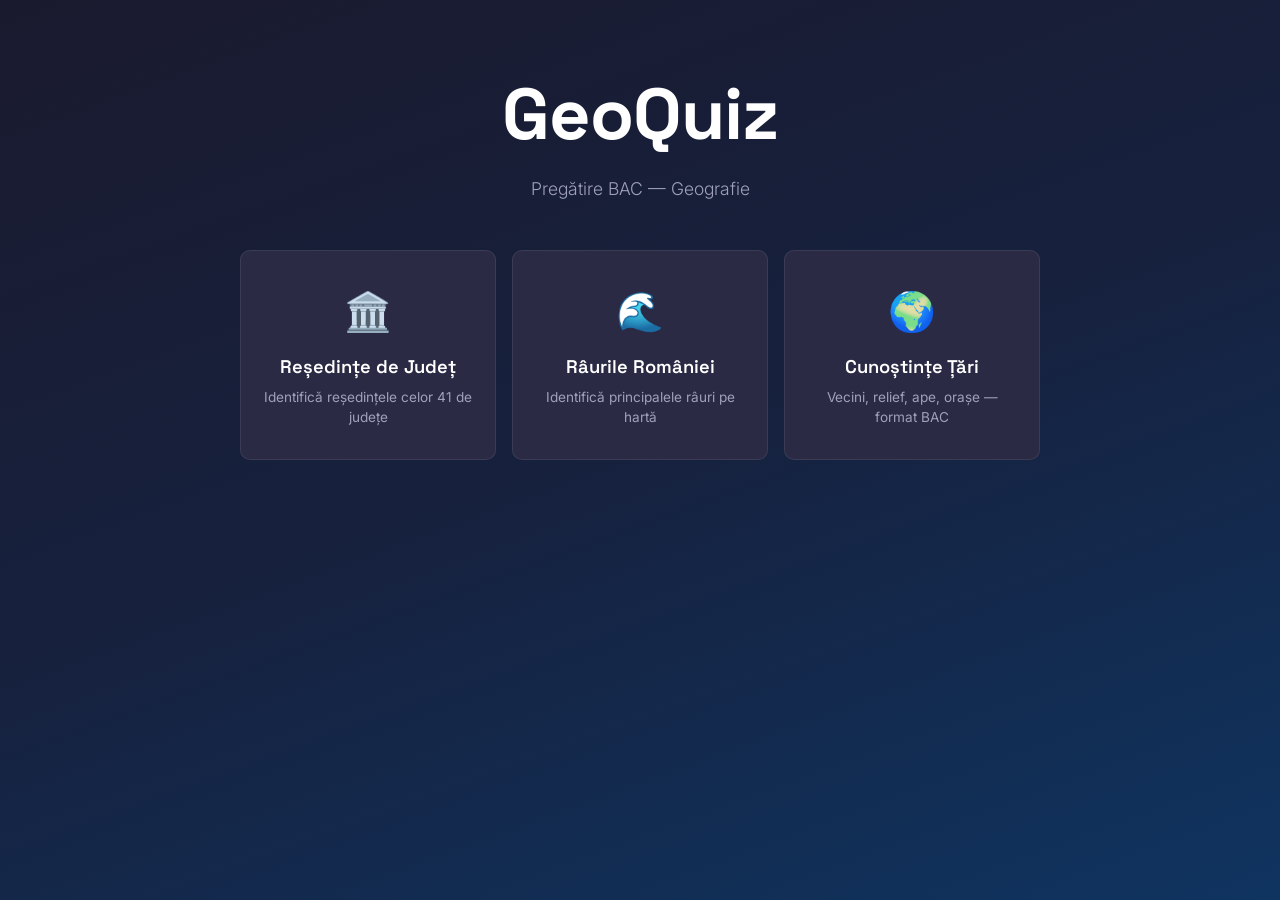
<file: index.html>
<!DOCTYPE html>
<html lang="ro">
<head>
    <meta charset="UTF-8">
    <meta name="viewport" content="width=device-width, initial-scale=1.0, maximum-scale=1.0, user-scalable=no">
    <title>GeoQuiz România — Pregătire BAC</title>
    <link rel="stylesheet" href="css/style.css">
    <link rel="preconnect" href="https://fonts.googleapis.com">
    <link href="https://fonts.googleapis.com/css2?family=Inter:wght@300;400;500;600;700&family=Space+Grotesk:wght@400;500;600;700&display=swap" rel="stylesheet">
</head>
<body>
    <div id="app">
        <!-- Main Menu -->
        <div id="menu-screen" class="screen active">
            <div class="menu-container">
                <div class="menu-header">
                    <h1>GeoQuiz</h1>
                    <p class="subtitle">Pregătire BAC — Geografie</p>
                </div>
                <div class="quiz-categories">
                    <div class="category-card" data-quiz="resedinte">
                        <span class="card-icon">🏛️</span>
                        <h3>Reședințe de Județ</h3>
                        <p>Identifică reședințele celor 41 de județe</p>
                    </div>
                    <div class="category-card" data-quiz="rauri">
                        <span class="card-icon">🌊</span>
                        <h3>Râurile României</h3>
                        <p>Identifică principalele râuri pe hartă</p>
                    </div>
                    <div class="category-card" data-quiz="tari-knowledge">
                        <span class="card-icon">🌍</span>
                        <h3>Cunoștințe Țări</h3>
                        <p>Vecini, relief, ape, orașe — format BAC</p>
                    </div>
                </div>
            </div>
        </div>

        <!-- Quiz Screen -->
        <div id="quiz-screen" class="screen">
            <div class="quiz-header">
                <button id="back-btn" class="btn-back">← Înapoi</button>
                <span id="quiz-title" class="quiz-info"></span>
                <div class="quiz-stats">
                    <span id="score-display">Scor: 0/0</span>
                    <span id="timer-display">⏱ 00:00</span>
                </div>
            </div>
            <div class="quiz-body">
                <div class="question-panel">
                    <p id="question-text">Încarcă...</p>
                    <div id="remaining-count" class="remaining">Rămase: 0</div>
                    <div id="feedback-msg" class="feedback"></div>
                </div>
                <div class="map-container" id="map-container"></div>
            </div>
            <div class="quiz-progress-bar">
                <div id="progress-fill" class="progress-fill"></div>
            </div>
        </div>

        <!-- Results Screen -->
        <div id="results-screen" class="screen">
            <div class="results-container">
                <h2>Felicitări!</h2>
                <div class="results-stats">
                    <div class="stat-item">
                        <span class="stat-label">Scor final</span>
                        <span id="final-score" class="stat-value">0/0</span>
                    </div>
                    <div class="stat-item">
                        <span class="stat-label">Acuratețe</span>
                        <span id="accuracy" class="stat-value">0%</span>
                    </div>
                    <div class="stat-item">
                        <span class="stat-label">Timp</span>
                        <span id="final-time" class="stat-value">00:00</span>
                    </div>
                </div>
                <div id="results-rank" class="results-rank"></div>
                <div class="results-actions">
                    <button id="retry-btn" class="btn-primary">Încearcă din nou</button>
                    <button id="menu-btn" class="btn-secondary">Meniu principal</button>
                </div>
            </div>
        </div>

        <!-- Country Knowledge Screen -->
        <div id="knowledge-screen" class="screen">
            <div class="knowledge-header">
                <button id="knowledge-back-btn" class="btn-back">← Înapoi</button>
                <h2 id="knowledge-title">Cunoștințe Țări</h2>
                <div class="knowledge-header-right">
                    <button id="knowledge-settings-btn" class="btn-icon" title="Schimbă categorii" style="display:none;">⚙️</button>
                    <button id="knowledge-next-btn" class="btn-next" style="display:none;">Următoarea →</button>
                </div>
            </div>

            <div class="knowledge-content">
                <!-- Filter selection -->
                <div class="knowledge-filters" id="knowledge-filters">
                    <div class="filter-card">
                        <div class="filter-card-header">
                            <span class="filter-emoji">📚</span>
                            <h3>Alege categoriile</h3>
                        </div>
                        <label class="filter-option">
                            <input type="checkbox" id="filter-vecini" checked>
                            <div class="filter-text">
                                <span>Vecinii României</span>
                                <small>Moldova, Ucraina, Ungaria, Serbia, Bulgaria</small>
                            </div>
                        </label>
                        <label class="filter-option">
                            <input type="checkbox" id="filter-importante" checked>
                            <div class="filter-text">
                                <span>Țări importante</span>
                                <small>Franța, Germania, Italia, Spania, Rusia, etc.</small>
                            </div>
                        </label>
                        <button id="start-knowledge-btn" class="btn-primary btn-large">Începe</button>
                    </div>
                </div>

                <!-- Quiz area -->
                <div class="knowledge-quiz" id="knowledge-quiz" style="display:none;">
                    <!-- Country name banner -->
                    <div class="country-banner">
                        <span class="country-flag">🌍</span>
                        <h3 id="country-name-display"></h3>
                    </div>

                    <!-- Form card -->
                    <div class="knowledge-form-card" id="knowledge-form">
                        <div class="form-section">
                            <div class="form-section-header">
                                <span class="section-number">1</span>
                                <label>Trei state vecine</label>
                            </div>
                            <div class="form-inputs">
                                <input type="text" id="input-vecin1" placeholder="Stat vecin" autocomplete="off">
                                <input type="text" id="input-vecin2" placeholder="Stat vecin" autocomplete="off">
                                <input type="text" id="input-vecin3" placeholder="Stat vecin" autocomplete="off">
                            </div>
                            <div class="correct-inline" id="correct-vecini"></div>
                        </div>
                        
                        <div class="form-section">
                            <div class="form-section-header">
                                <span class="section-number">2</span>
                                <label>Două unități de relief</label>
                            </div>
                            <div class="form-inputs">
                                <input type="text" id="input-relief1" placeholder="Unitate de relief" autocomplete="off">
                                <input type="text" id="input-relief2" placeholder="Unitate de relief" autocomplete="off">
                            </div>
                            <div class="correct-inline" id="correct-relief"></div>
                        </div>
                        
                        <div class="form-section">
                            <div class="form-section-header">
                                <span class="section-number">3</span>
                                <label>Două ape curgătoare</label>
                            </div>
                            <div class="form-inputs">
                                <input type="text" id="input-apa1" placeholder="Apă curgătoare" autocomplete="off">
                                <input type="text" id="input-apa2" placeholder="Apă curgătoare" autocomplete="off">
                            </div>
                            <div class="correct-inline" id="correct-ape"></div>
                        </div>
                        
                        <div class="form-section">
                            <div class="form-section-header">
                                <span class="section-number">4</span>
                                <label>Trei orașe</label>
                            </div>
                            <div class="form-inputs">
                                <input type="text" id="input-oras1" placeholder="Oraș" autocomplete="off">
                                <input type="text" id="input-oras2" placeholder="Oraș" autocomplete="off">
                                <input type="text" id="input-oras3" placeholder="Oraș" autocomplete="off">
                            </div>
                            <div class="correct-inline" id="correct-orase"></div>
                        </div>
                        
                        <button id="verify-btn" class="btn-primary btn-large btn-verify">Verifică</button>
                    </div>
                </div>
            </div>
        </div>
    </div>

    <script src="js/data/romania-counties.js"></script>
    <script src="js/data/romania-rivers.js"></script>
    <script src="js/data/countries-knowledge.js"></script>
    <script src="js/data/quiz-data.js"></script>
    <script src="js/engine.js"></script>
    <script src="js/app.js"></script>
</body>
</html>
</file>
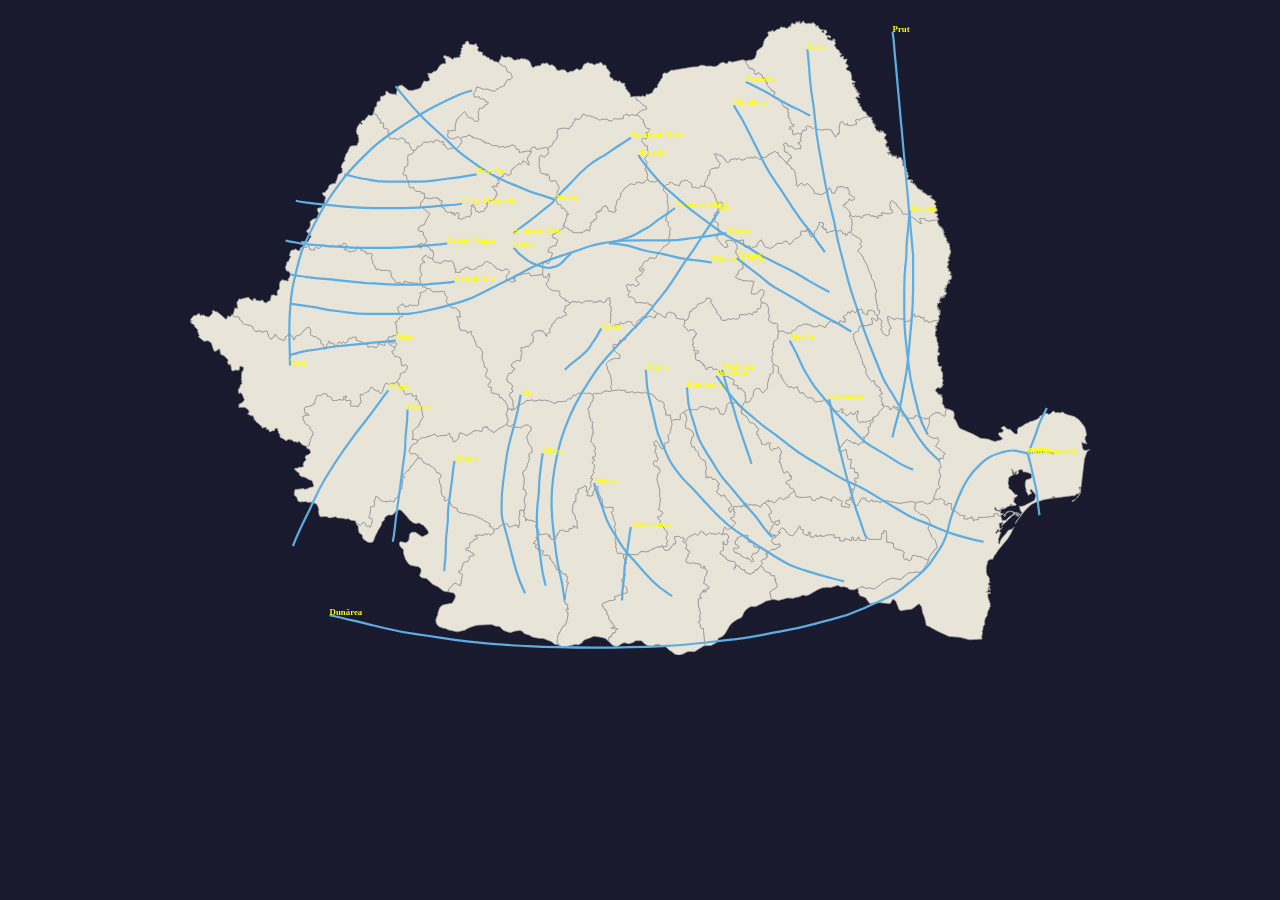
<file: debug-rivers.html>
<!DOCTYPE html>
<html>
<head>
<title>Debug Rivers</title>
<style>
body { background: #1a1a2e; margin: 0; padding: 20px; }
#map { width: 100%; max-width: 900px; margin: 0 auto; position: relative; }
#map svg { width: 100%; }
.river-label { 
    font-size: 6px; 
    fill: #ff0; 
    font-weight: bold;
    pointer-events: none;
}
</style>
</head>
<body>
<div id="map"></div>
<script src="js/data/romania-rivers.js"></script>
<script>
async function init() {
    const response = await fetch('assets/romania-real.svg');
    const svgText = await response.text();
    const parser = new DOMParser();
    const doc = parser.parseFromString(svgText, 'image/svg+xml');
    const svg = doc.querySelector('svg');
    
    const w = svg.getAttribute('width');
    const h = svg.getAttribute('height');
    svg.setAttribute('viewBox', `0 0 ${w} ${h}`);
    svg.style.width = '100%';
    svg.removeAttribute('width');
    svg.removeAttribute('height');
    
    // Grey out counties
    svg.querySelectorAll('path[id^="RO-"]').forEach(p => {
        p.setAttribute('fill', '#e8e4d8');
        p.setAttribute('stroke', '#999');
        p.setAttribute('stroke-width', '0.5');
    });
    
    // Add rivers with labels
    RIVERS_DATA.forEach(river => {
        const path = doc.createElementNS('http://www.w3.org/2000/svg', 'path');
        path.setAttribute('d', river.path);
        path.setAttribute('fill', 'none');
        path.setAttribute('stroke', '#5dade2');
        path.setAttribute('stroke-width', '1.5');
        path.setAttribute('id', 'river-' + river.id);
        svg.appendChild(path);
        
        // Add label at start of path
        const match = river.path.match(/M([\d.]+),([\d.]+)/);
        if (match) {
            const text = doc.createElementNS('http://www.w3.org/2000/svg', 'text');
            text.setAttribute('x', match[1]);
            text.setAttribute('y', match[2]);
            text.setAttribute('class', 'river-label');
            text.textContent = river.name;
            svg.appendChild(text);
        }
    });
    
    document.getElementById('map').innerHTML = svg.outerHTML;
}
init();
</script>
</body>
</html>
</file>
<file: css/style.css>
/* ═══════════════════════════════════════════
   GeoQuiz România — Dark Clean Theme
   Inspired by HTML5UP Landed
   ═══════════════════════════════════════════ */

*, *::before, *::after {
    margin: 0;
    padding: 0;
    box-sizing: border-box;
}

:root {
    --bg: #1a1a2e;
    --bg-light: #22223a;
    --bg-card: #2a2a45;
    --accent: #4fc3f7;
    --accent-hover: #81d4fa;
    --success: #66bb6a;
    --error: #ef5350;
    --warning: #ffa726;
    --text: #eaeaea;
    --text-secondary: #a0a0b8;
    --text-muted: #6a6a80;
    --border: rgba(255,255,255,0.08);
    --shadow: 0 4px 20px rgba(0,0,0,0.3);
    --radius: 10px;
    --font: 'Inter', -apple-system, sans-serif;
    --font-heading: 'Space Grotesk', sans-serif;
}

html, body {
    height: 100%;
    overflow: hidden;
    overscroll-behavior: none;
}

body {
    font-family: var(--font);
    background: var(--bg);
    color: var(--text);
    line-height: 1.5;
    -webkit-font-smoothing: antialiased;
    -webkit-tap-highlight-color: transparent;
}

/* ─── Screens ──────────────────────────────── */
#app {
    height: 100vh;
    height: 100dvh; /* dynamic viewport height - fixes mobile browser bars */
    overflow: hidden;
    position: relative;
}

.screen {
    display: none;
    position: absolute;
    top: 0; left: 0;
    width: 100%; height: 100%;
    flex-direction: column;
    overflow: hidden;
}

.screen.active {
    display: flex;
}

/* ═══════════════════════════════════════════
   MENU SCREEN
   ═══════════════════════════════════════════ */
#menu-screen {
    align-items: center;
    justify-content: center;
    background: linear-gradient(160deg, #1a1a2e 0%, #16213e 50%, #0f3460 100%);
    padding: 24px;
    overflow-y: auto;
    -webkit-overflow-scrolling: touch;
    justify-content: flex-start;
    padding-top: 60px;
    padding-bottom: 60px;
}

.menu-container {
    text-align: center;
    max-width: 800px;
    width: 100%;
}

.menu-header {
    margin-bottom: 48px;
}

.menu-header h1 {
    font-family: var(--font-heading);
    font-size: clamp(2.8rem, 7vw, 4.5rem);
    font-weight: 700;
    color: #fff;
    letter-spacing: -1px;
    margin-bottom: 8px;
}

.subtitle {
    font-size: 1.1rem;
    color: var(--text-secondary);
    font-weight: 300;
}

.quiz-categories {
    display: grid;
    grid-template-columns: repeat(auto-fit, minmax(220px, 1fr));
    gap: 16px;
}

.category-card {
    background: var(--bg-card);
    border: 1px solid var(--border);
    border-radius: var(--radius);
    padding: 32px 20px;
    cursor: pointer;
    transition: transform 0.2s, box-shadow 0.2s, border-color 0.2s;
    text-align: center;
}

.category-card:hover {
    transform: translateY(-3px);
    box-shadow: var(--shadow);
    border-color: rgba(79, 195, 247, 0.3);
}

.category-card:active {
    transform: translateY(-1px);
}

.card-icon {
    font-size: 2.4rem;
    margin-bottom: 12px;
    display: block;
}

.category-card h3 {
    font-family: var(--font-heading);
    font-size: 1.15rem;
    font-weight: 600;
    margin-bottom: 6px;
    color: #fff;
}

.category-card p {
    font-size: 0.85rem;
    color: var(--text-secondary);
}

/* ═══════════════════════════════════════════
   QUIZ SCREEN
   ═══════════════════════════════════════════ */
#quiz-screen {
    height: 100vh;
}

.quiz-header {
    display: flex;
    align-items: center;
    justify-content: space-between;
    padding: 12px 20px;
    background: var(--bg-light);
    border-bottom: 1px solid var(--border);
    gap: 12px;
    flex-wrap: wrap;
    flex-shrink: 0;
}

.btn-back {
    background: none;
    border: 1px solid var(--border);
    padding: 8px 16px;
    border-radius: 6px;
    cursor: pointer;
    font-size: 0.9rem;
    color: var(--text-secondary);
    transition: all 0.2s;
    font-family: var(--font);
}

.btn-back:hover {
    background: var(--bg-card);
    color: var(--text);
    border-color: rgba(255,255,255,0.15);
}

.quiz-info {
    font-family: var(--font-heading);
    font-weight: 600;
    font-size: 1.05rem;
    color: #fff;
}

.quiz-stats {
    display: flex;
    gap: 16px;
    font-size: 0.9rem;
    color: var(--text-secondary);
}

.quiz-body {
    flex: 1;
    display: flex;
    flex-direction: column;
    overflow: hidden;
}

.question-panel {
    padding: 14px 20px;
    background: var(--bg-light);
    border-bottom: 1px solid var(--border);
    text-align: center;
    flex-shrink: 0;
}

#question-text {
    font-size: 1.25rem;
    font-weight: 600;
    color: #fff;
}

.remaining {
    font-size: 0.82rem;
    color: var(--text-muted);
    margin-top: 4px;
}

.feedback {
    font-size: 0.9rem;
    margin-top: 6px;
    min-height: 1.2em;
    font-weight: 500;
}

.feedback.success { color: var(--success); }
.feedback.error { color: var(--error); }

/* ─── Map ──────────────────────────────────── */
.map-container {
    flex: 1;
    display: flex;
    align-items: center;
    justify-content: center;
    padding: 15px;
    overflow: hidden;
    background: #151528;
    position: relative;
}

.map-container svg {
    max-width: 100%;
    max-height: 100%;
    width: 100%;
    height: 100%;
    object-fit: contain;
}

/* SVG Counties */
.map-container svg path.county,
.map-container svg path.country {
    fill: #2a2a50;
    stroke: #4a4a70;
    stroke-width: 1;
    cursor: pointer;
    transition: fill 0.2s, stroke 0.2s;
}

.map-container svg circle.county {
    fill: #2a2a50;
    stroke: #4a4a70;
    stroke-width: 1;
    cursor: pointer;
    transition: fill 0.2s;
}

.map-container svg path.county:hover,
.map-container svg path.country:hover,
.map-container svg circle.county:hover {
    fill: #3a3a6a;
    stroke: var(--accent);
    stroke-width: 1.5;
}

.map-container svg path.correct,
.map-container svg circle.correct {
    fill: #1b4332 !important;
    stroke: var(--success) !important;
    stroke-width: 1.5;
    cursor: default;
}

.map-container svg path.incorrect,
.map-container svg circle.incorrect {
    fill: #4a1520 !important;
    stroke: var(--error) !important;
    animation: shake 0.4s;
}

.map-container svg path.highlight,
.map-container svg circle.highlight {
    fill: #4a3a10 !important;
    stroke: var(--warning) !important;
    stroke-width: 2.5;
    stroke-dasharray: 4 2;
    animation: pulseHighlight 1.2s infinite;
}

@keyframes pulseHighlight {
    0%, 100% { stroke-opacity: 1; }
    50% { stroke-opacity: 0.5; }
}

/* SVG Rivers */
.map-container svg path.river {
    fill: none !important;
    stroke: #5dade2;
    stroke-width: 2.5;
    stroke-linecap: round;
    stroke-linejoin: round;
    cursor: pointer;
    transition: stroke-width 0.2s, stroke 0.2s;
}

.map-container svg path.river:hover {
    stroke: var(--accent);
    stroke-width: 4;
}

.map-container svg path.river.correct {
    stroke: var(--success) !important;
    stroke-width: 3.5;
    cursor: default;
}

.map-container svg path.river.incorrect {
    stroke: var(--error) !important;
    stroke-width: 3.5;
    animation: shake 0.4s;
}

.map-container svg path.river.highlight {
    stroke: var(--warning) !important;
    stroke-width: 4;
}

@keyframes shake {
    0%, 100% { transform: translateX(0); }
    25% { transform: translateX(-3px); }
    75% { transform: translateX(3px); }
}

/* Progress bar */
.quiz-progress-bar {
    height: 3px;
    background: var(--bg-light);
    flex-shrink: 0;
}

.progress-fill {
    height: 100%;
    width: 0%;
    background: linear-gradient(90deg, var(--accent), var(--success));
    transition: width 0.4s ease;
}

/* ═══════════════════════════════════════════
   RESULTS SCREEN
   ═══════════════════════════════════════════ */
#results-screen {
    align-items: center;
    justify-content: center;
    background: linear-gradient(160deg, #1a1a2e 0%, #16213e 50%, #0f3460 100%);
    padding: 24px;
    overflow-y: auto;
    -webkit-overflow-scrolling: touch;
}

.results-container {
    background: var(--bg-card);
    border: 1px solid var(--border);
    border-radius: var(--radius);
    padding: 40px;
    text-align: center;
    max-width: 420px;
    width: 100%;
    box-shadow: var(--shadow);
}

.results-container h2 {
    font-family: var(--font-heading);
    font-size: 1.8rem;
    margin-bottom: 24px;
    color: #fff;
}

.results-stats {
    display: flex;
    flex-direction: column;
    gap: 12px;
    margin-bottom: 20px;
}

.stat-item {
    display: flex;
    justify-content: space-between;
    align-items: center;
    padding: 12px 16px;
    background: var(--bg-light);
    border-radius: 8px;
}

.stat-label {
    color: var(--text-secondary);
    font-size: 0.9rem;
}

.stat-value {
    font-weight: 700;
    font-size: 1.1rem;
    color: var(--accent);
}

.results-rank {
    font-size: 0.9rem;
    font-weight: 500;
    color: var(--warning);
    margin-bottom: 24px;
    padding: 8px 16px;
    background: rgba(255, 167, 38, 0.08);
    border-radius: 6px;
    border: 1px solid rgba(255, 167, 38, 0.2);
}

.results-actions {
    display: flex;
    gap: 12px;
    justify-content: center;
    flex-wrap: wrap;
}

/* ─── Buttons ──────────────────────────────── */
.btn-primary, .btn-secondary {
    padding: 11px 22px;
    border: none;
    border-radius: 8px;
    font-size: 0.95rem;
    cursor: pointer;
    font-weight: 500;
    font-family: var(--font);
    transition: all 0.2s;
}

.btn-primary {
    background: var(--accent);
    color: #111;
}

.btn-primary:hover {
    background: var(--accent-hover);
    box-shadow: 0 4px 12px rgba(79, 195, 247, 0.3);
}

.btn-secondary {
    background: var(--bg-light);
    color: var(--text);
    border: 1px solid var(--border);
}

.btn-secondary:hover {
    background: var(--bg-card);
    border-color: rgba(255,255,255,0.15);
}

/* ═══════════════════════════════════════════
   KNOWLEDGE SCREEN
   ═══════════════════════════════════════════ */
#knowledge-screen {
    height: 100vh;
    height: 100dvh;
}

.knowledge-header {
    display: flex;
    align-items: center;
    justify-content: space-between;
    padding: 12px 20px;
    background: var(--bg-light);
    border-bottom: 1px solid var(--border);
    flex-shrink: 0;
}

.knowledge-header h2 {
    font-family: var(--font-heading);
    font-size: 1.05rem;
    color: #fff;
}

.knowledge-header-right {
    display: flex;
    gap: 8px;
    align-items: center;
}

.btn-icon {
    background: none;
    border: 1px solid var(--border);
    padding: 8px 12px;
    border-radius: 6px;
    cursor: pointer;
    font-size: 1rem;
    transition: background 0.2s;
}

.btn-icon:hover {
    background: var(--bg-card);
}

.btn-next {
    background: var(--accent);
    color: #111;
    border: none;
    padding: 8px 16px;
    border-radius: 6px;
    cursor: pointer;
    font-size: 0.85rem;
    font-weight: 500;
    font-family: var(--font);
    transition: background 0.2s;
}

.btn-next:hover {
    background: var(--accent-hover);
}

.btn-large {
    padding: 14px 24px;
    font-size: 1rem;
}

/* Knowledge content area */
.knowledge-content {
    flex: 1;
    overflow-y: auto;
    -webkit-overflow-scrolling: touch;
    padding: 20px;
}

/* Filters card */
.knowledge-filters {
    display: flex;
    align-items: center;
    justify-content: center;
    min-height: 100%;
}

.filter-card {
    max-width: 400px;
    width: 100%;
    background: var(--bg-card);
    border: 1px solid var(--border);
    border-radius: var(--radius);
    padding: 28px;
}

.filter-card-header {
    display: flex;
    align-items: center;
    gap: 12px;
    margin-bottom: 20px;
}

.filter-emoji {
    font-size: 1.6rem;
}

.filter-card-header h3 {
    font-family: var(--font-heading);
    font-size: 1.2rem;
    color: #fff;
}

.filter-option {
    display: flex;
    align-items: center;
    gap: 12px;
    padding: 14px 16px;
    background: var(--bg-light);
    border: 1px solid var(--border);
    border-radius: 8px;
    margin-bottom: 10px;
    cursor: pointer;
    transition: border-color 0.2s;
}

.filter-option:hover {
    border-color: rgba(79, 195, 247, 0.3);
}

.filter-option input[type="checkbox"] {
    width: 20px;
    height: 20px;
    accent-color: var(--accent);
    cursor: pointer;
    flex-shrink: 0;
}

.filter-text {
    display: flex;
    flex-direction: column;
    gap: 2px;
}

.filter-text span {
    font-weight: 600;
    font-size: 0.95rem;
    color: var(--text);
}

.filter-text small {
    color: var(--text-muted);
    font-size: 0.8rem;
}

.filter-card .btn-primary {
    width: 100%;
    margin-top: 16px;
}

/* Country banner */
.country-banner {
    display: flex;
    align-items: center;
    gap: 10px;
    margin-bottom: 20px;
    padding: 14px 18px;
    background: var(--bg-card);
    border: 1px solid var(--border);
    border-radius: var(--radius);
}

.country-flag {
    font-size: 1.4rem;
}

.country-banner h3 {
    font-family: var(--font-heading);
    font-size: 1.15rem;
    color: var(--accent);
}

/* Form card */
.knowledge-form-card {
    max-width: 500px;
}

.form-section {
    margin-bottom: 20px;
}

.form-section-header {
    display: flex;
    align-items: center;
    gap: 10px;
    margin-bottom: 10px;
}

.section-number {
    display: flex;
    align-items: center;
    justify-content: center;
    width: 26px;
    height: 26px;
    background: var(--accent);
    color: #111;
    font-size: 0.8rem;
    font-weight: 700;
    border-radius: 50%;
    flex-shrink: 0;
}

.form-section-header label {
    font-weight: 600;
    font-size: 0.93rem;
    color: var(--text);
}

.form-inputs {
    display: flex;
    flex-direction: column;
    gap: 6px;
}

.form-inputs input {
    width: 100%;
    padding: 11px 14px;
    background: var(--bg-light);
    border: 1px solid var(--border);
    border-radius: 6px;
    font-size: 0.95rem;
    color: var(--text);
    font-family: var(--font);
    transition: border-color 0.2s, box-shadow 0.2s;
}

.form-inputs input::placeholder {
    color: var(--text-muted);
}

.form-inputs input:focus {
    outline: none;
    border-color: var(--accent);
    box-shadow: 0 0 0 3px rgba(79, 195, 247, 0.1);
}

.form-inputs input.correct-input {
    border-color: var(--success);
    background: rgba(102, 187, 106, 0.08);
}

.form-inputs input.wrong-input {
    border-color: var(--error);
    background: rgba(239, 83, 80, 0.08);
}

/* Inline correct answers - appears after verify */
.correct-inline {
    font-size: 0.82rem;
    color: var(--success);
    padding: 0;
    max-height: 0;
    overflow: hidden;
    opacity: 0;
    transition: all 0.3s ease;
    line-height: 1.5;
}

.correct-inline.visible {
    padding: 8px 0 0 36px;
    max-height: 100px;
    opacity: 1;
}

.btn-verify {
    width: 100%;
    margin-top: 12px;
}

/* ═══════════════════════════════════════════
   RESPONSIVE
   ═══════════════════════════════════════════ */
@media (max-width: 768px) {
    .menu-header h1 { font-size: 2.4rem; }
    .menu-header { margin-bottom: 32px; }
    .quiz-categories { grid-template-columns: 1fr 1fr; }

    .quiz-header {
        padding: 8px 12px;
        flex-wrap: wrap;
    }
    .quiz-header .quiz-info {
        order: -1;
        width: 100%;
        text-align: center;
        margin-bottom: 4px;
        font-size: 0.9rem;
    }
    #question-text { font-size: 1rem; }
    .question-panel { padding: 10px 14px; }

    .results-container { padding: 24px; }

    /* Map — ensure usable size */
    .map-container {
        min-height: 50vh;
    }
}

@media (max-width: 480px) {
    .menu-header h1 { font-size: 1.8rem; }
    .quiz-categories { grid-template-columns: 1fr; }
    .results-actions { flex-direction: column; }
    .btn-primary, .btn-secondary { width: 100%; text-align: center; }
    .quiz-stats { gap: 10px; font-size: 0.78rem; }
    .category-card { padding: 24px 16px; }
}

/* ─── Scrollbar ────────────────────────────── */
::-webkit-scrollbar { width: 6px; }
::-webkit-scrollbar-track { background: var(--bg); }
::-webkit-scrollbar-thumb { background: var(--text-muted); border-radius: 3px; }
::-webkit-scrollbar-thumb:hover { background: var(--text-secondary); }

/* ─── Tooltip ──────────────────────────────── */
.map-tooltip {
    position: absolute;
    background: rgba(0,0,0,0.85);
    color: #fff;
    padding: 4px 10px;
    border-radius: 4px;
    font-size: 0.8rem;
    pointer-events: none;
    z-index: 100;
    display: none;
}

/* ─── Map Labels (appear after correct answer) ── */
.map-label {
    font-size: 7px;
    font-family: 'Inter', sans-serif;
    font-weight: 600;
    fill: #fff;
    pointer-events: none;
    text-shadow: 0 1px 2px rgba(0,0,0,0.8);
    filter: drop-shadow(0 0 2px rgba(0,0,0,0.9));
}
</file>
